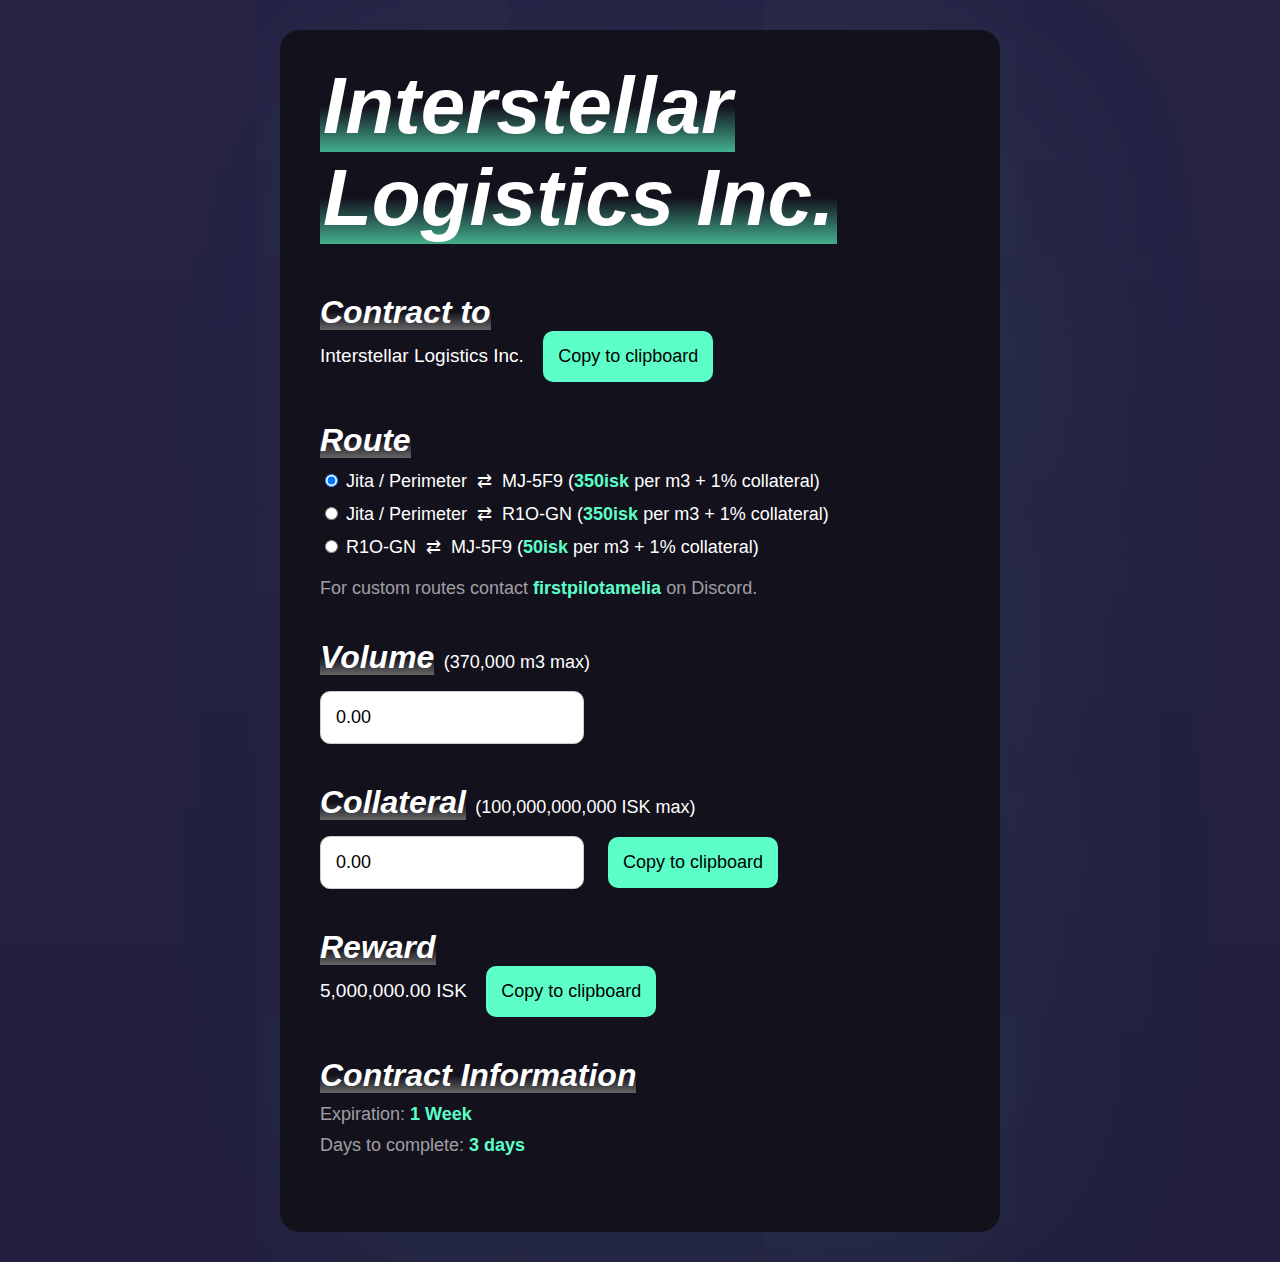
<file: index.html>
<html>

    <head>
        
        <title>Interstellar Logistics</title>
        
        <script src="./js/jquery.min.js"></script>
        <script src="./js/autoNumeric.min.js" type="text/javascript"></script>
        <script src="./js/script.js" type="text/javascript"></script>
        
        <link rel="stylesheet" href="./css/style.css">
        
    </head>
    
    
    <body>
        
        <div class="container">

            <!-- temporary offline -->
            <!--
            <div class="inputContainer">
                <div class="informationContainer">
                    Service is temporarily suspended. Thank you for all the kind support ❤️
                </div>
            </div>
            -->
            
            <div class="title">Interstellar</div>
            <div class="title2">Logistics Inc.</div>

            <div class="inputContainer">
                <div class="header">Contract to</div>
                <div class="informationContainer">
                    <div class="name" id="name">Interstellar Logistics Inc.</div>
                    <div class="copyButton" onclick="copyTextToClipboard('name','nameConfirmation')">Copy to clipboard</div>
                    <div class="copyConfirmation" id="nameConfirmation"></div>
                </div>
            </div>
            
            <div class="inputContainer">
                <div class="header">Route</div>
                <div class="radioContainer">
                    
                    <div class="radio">
                        <input type="radio" name="route" value=350 checked>
                        <label for="route1">Jita / Perimeter &nbsp;&#8644;&nbsp; MJ-5F9 (<b>350isk</b> per m3 + 1% collateral)</label>
                    </div>
                    <div class="radio">
                        <input type="radio" name="route" value=350>
                        <label for="route1">Jita / Perimeter &nbsp;&#8644;&nbsp; R1O-GN (<b>350isk</b> per m3 + 1% collateral)</label>
                    </div>
                    <div class="radio">
                        <input type="radio" name="route" value=50>
                        <label for="route1">R1O-GN &nbsp;&#8644;&nbsp; MJ-5F9 (<b>50isk</b> per m3 + 1% collateral)</label>
                    </div>

                </div>
                <div class="verticalSpacer"></div>
                <div class="informationContainer">
                    <div class="info">For custom routes contact <b>firstpilotamelia</b> on Discord.</div>
                </div>

            </div>
            
            <div class="inputContainer">
                <div class="header">Volume</div>
                <div class="headerExplanation">(370,000 m3 max)</div>
                <div class="informationContainer">
                    <input type="text" id="volume" value="0">
                </div>
            </div>
            
            <div class="inputContainer">
                <div class="header">Collateral</div>
                <div class="headerExplanation">(100,000,000,000 ISK max)</div>
                <div class="informationContainer">
                    <input type="text" id="collateral" value="0">
                    &nbsp;<div class="copyButton" onclick="copyTextToClipboard('collateral','collateralConfirmation')">Copy to clipboard</div>
                    <div class="copyConfirmation" id="collateralConfirmation"></div>
                </div>
            </div>
            
            <div class="inputContainer">
                <div class="header">Reward</div>
                <div class="informationContainer">
                    <div class="reward" id="reward">5,000,000.00 ISK</div>
                    <div class="copyButton" onclick="copyTextToClipboard('reward','rewardConfirmation')">Copy to clipboard</div>
                    <div class="copyConfirmation" id="rewardConfirmation"></div>
                </div>
            </div>
            
            <div class="inputContainer">
                <div class="header">Contract Information</div>
                <div class="informationContainer">
                    <div class="info">Expiration: <b>1 Week</b></div>
                </div>
                <div class="informationContainer">
                    <div class="info">Days to complete: <b>3 days</b></div>
                </div>
                <div class="informationContainer">&nbsp;</div>
                <div class="informationContainer">&nbsp;</div>
                
            </div>

        </div>
        
    </body>

</html>
</file>
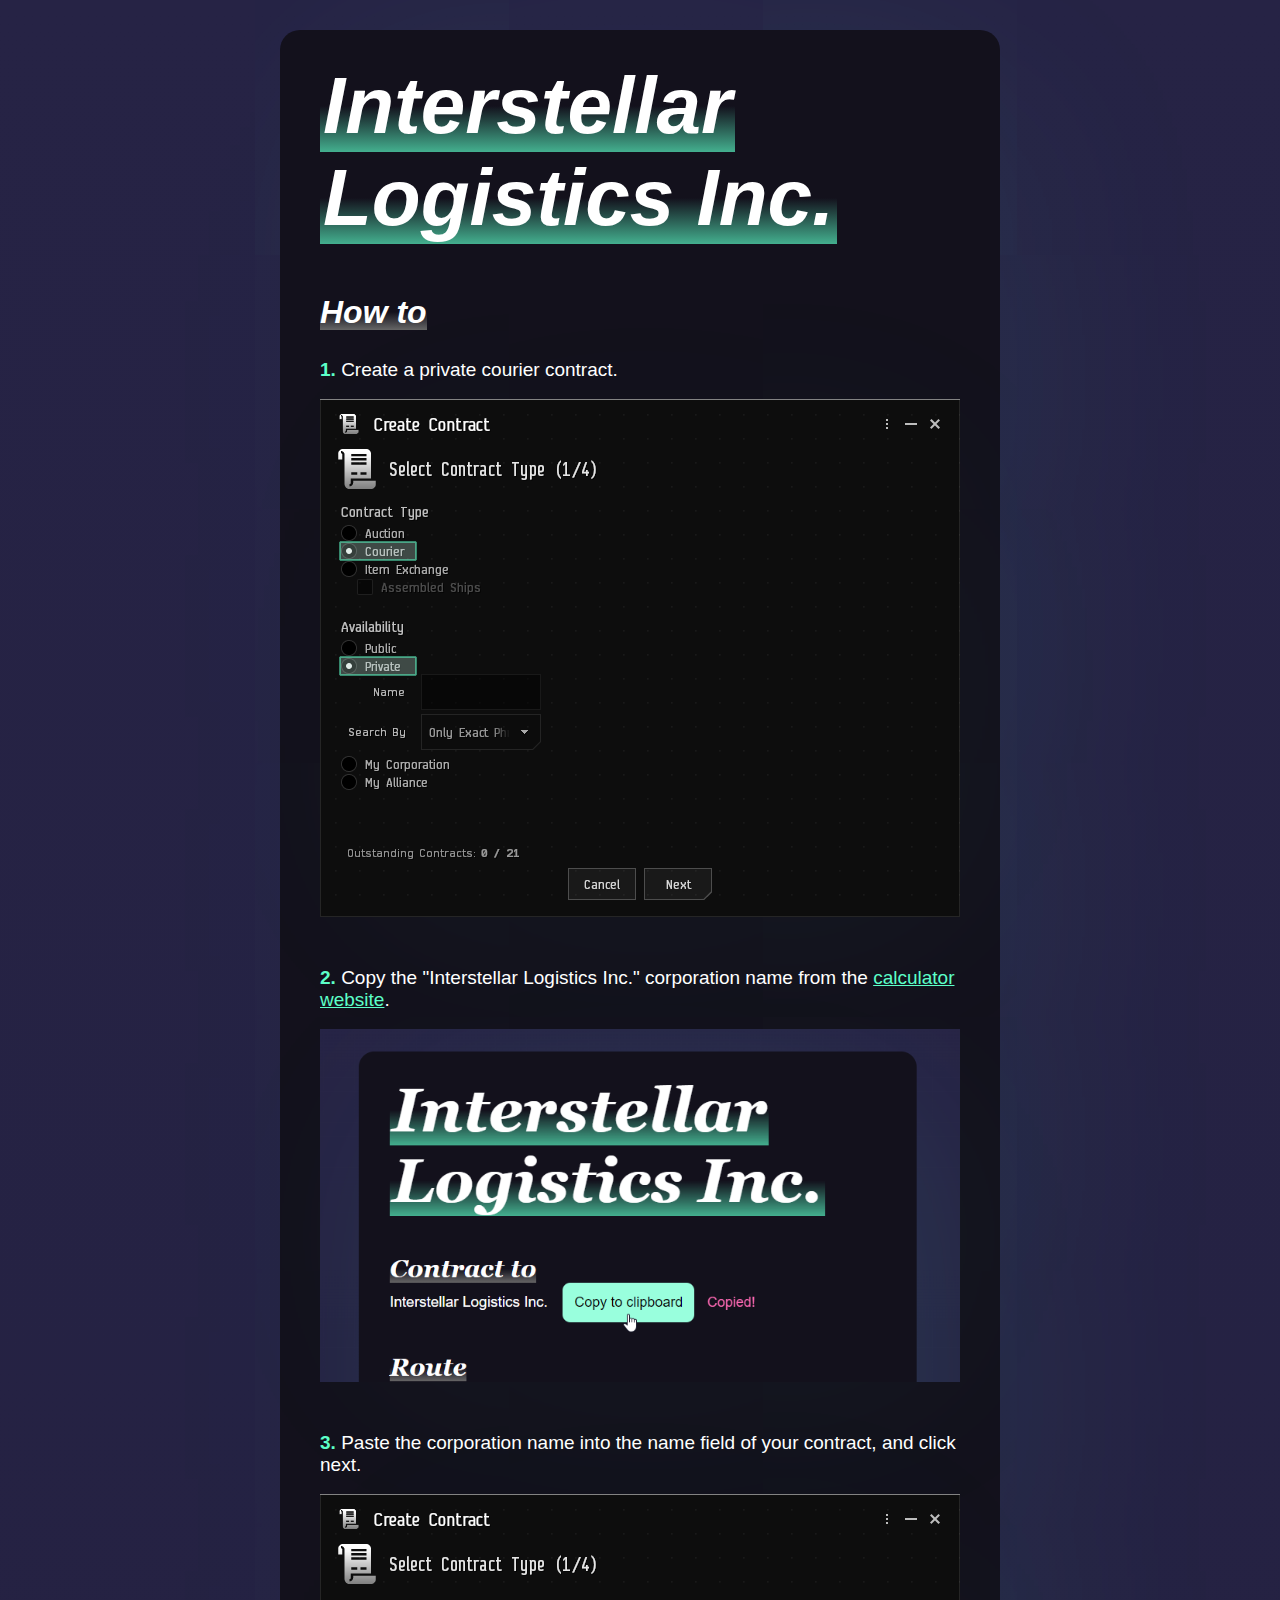
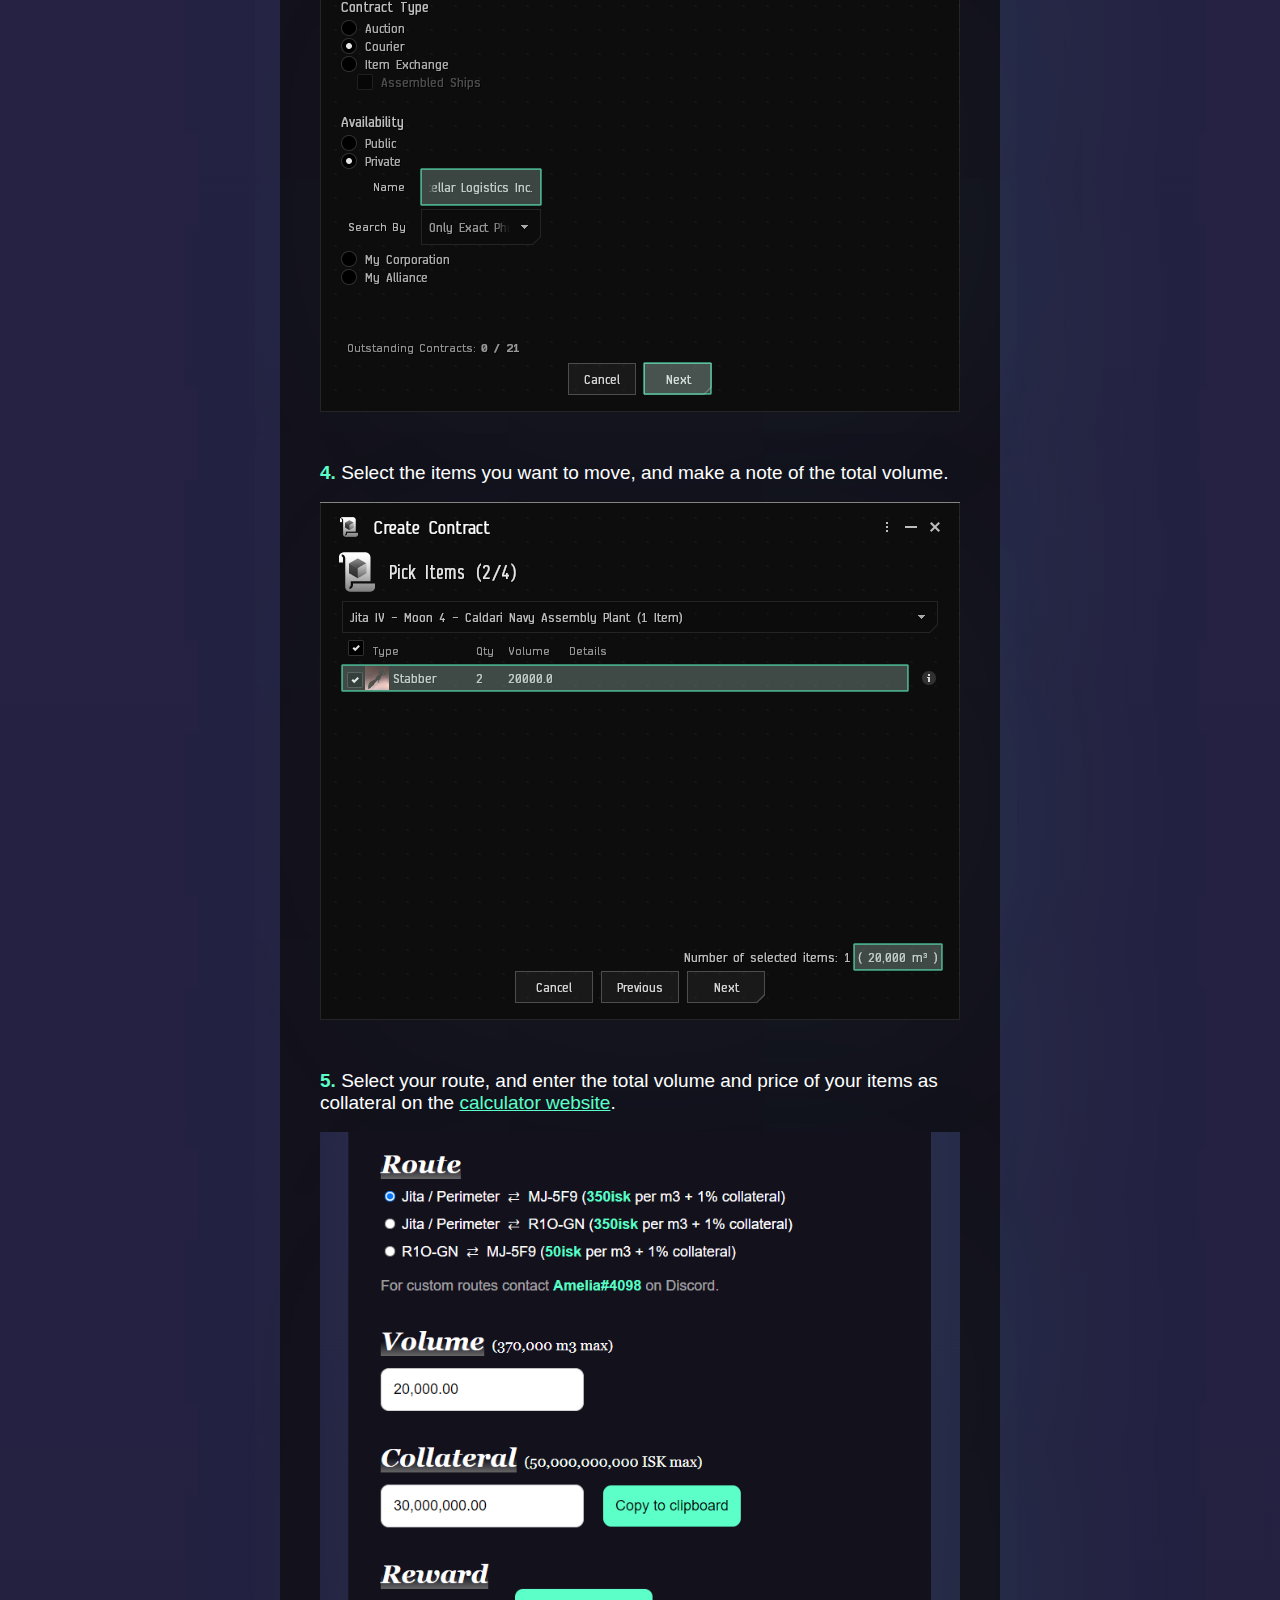
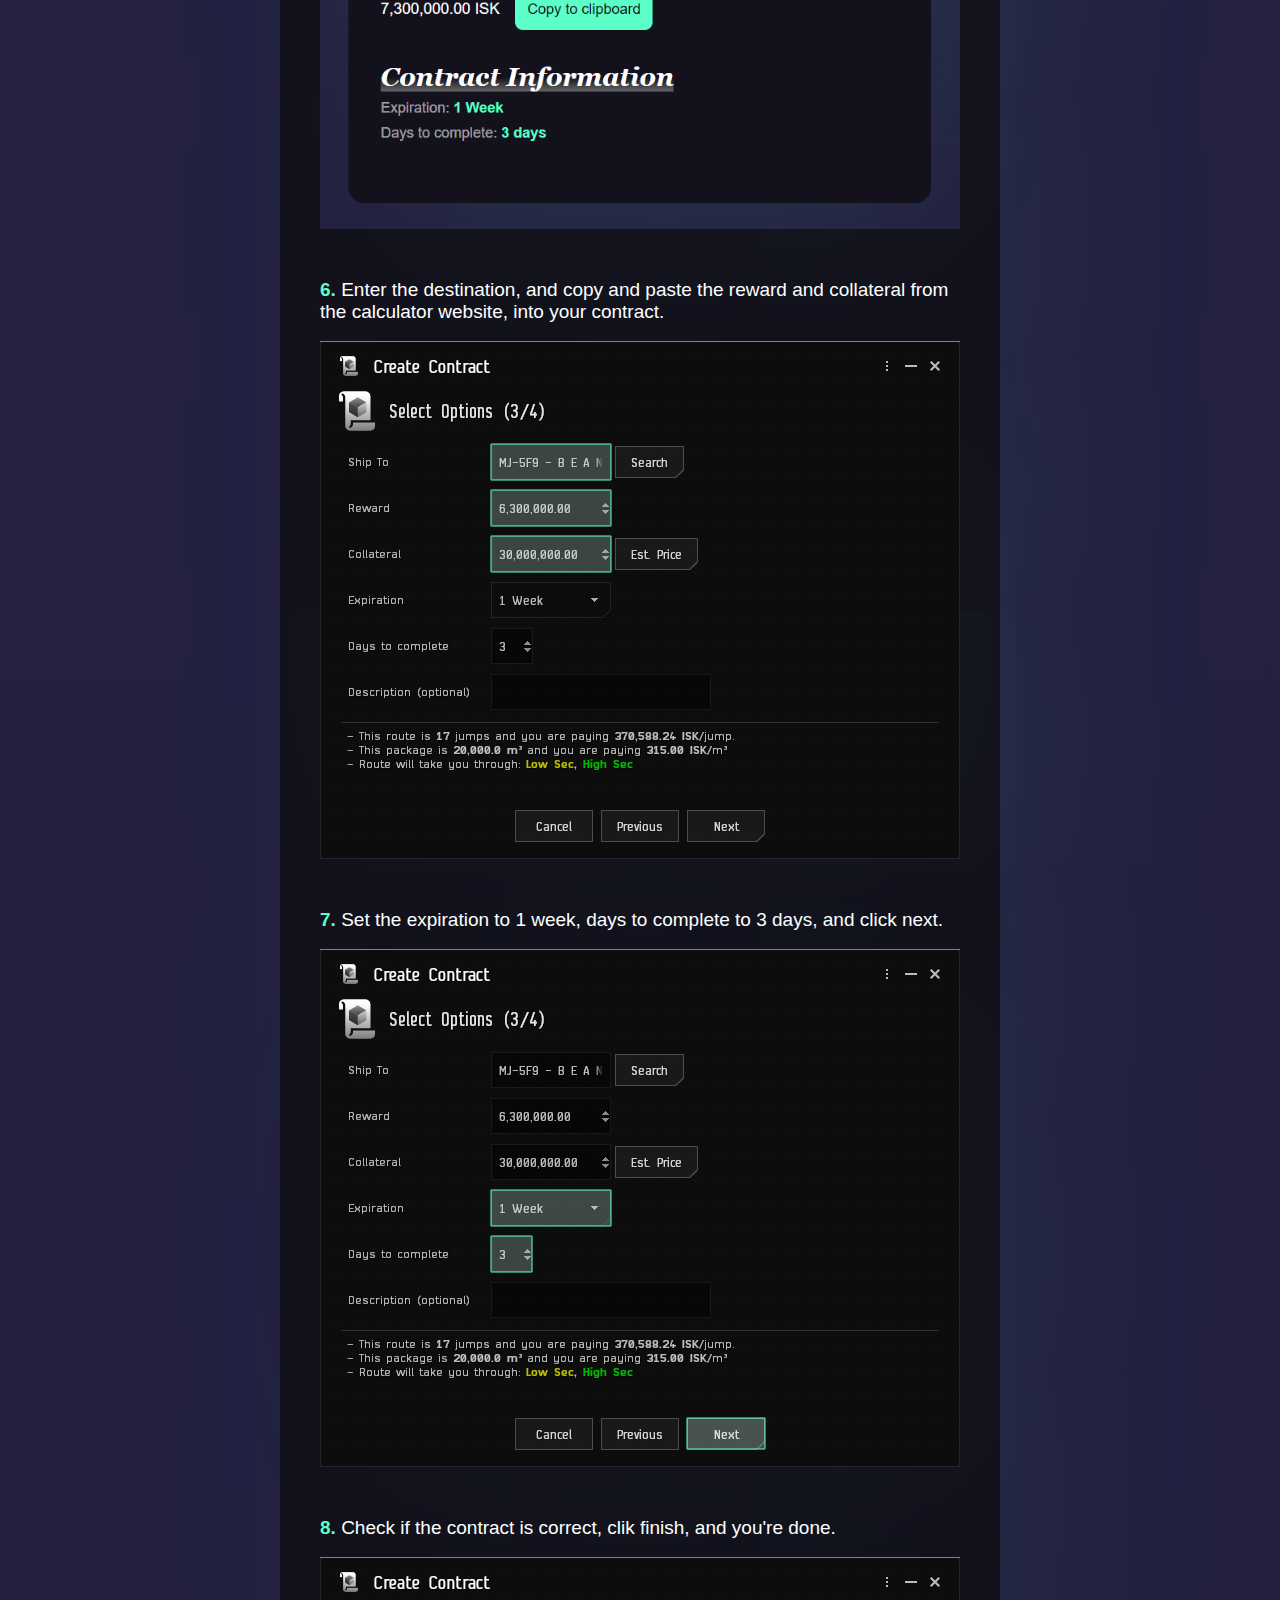
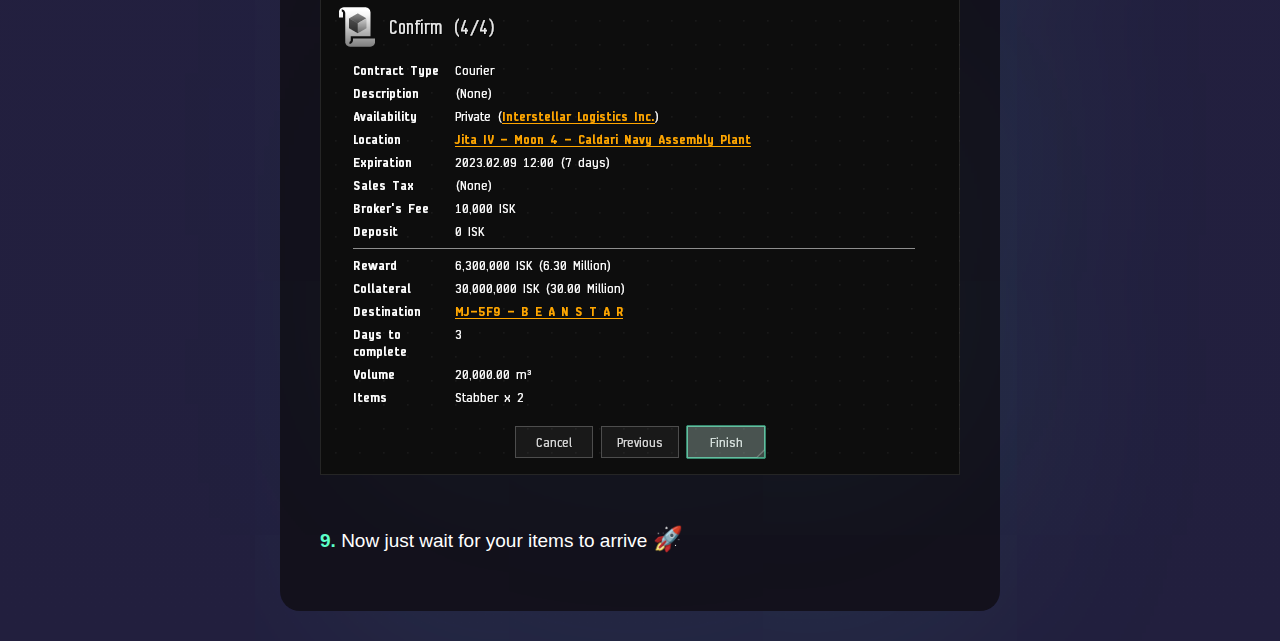
<file: howto/index.html>
<html>

    <head>
        
        <title>Interstellar Logistics - How to</title>
        
        <script src="../js/jquery.min.js"></script>
        <script src="../js/autoNumeric.min.js" type="text/javascript"></script>

        <link rel="stylesheet" href="../css/style.css">

    </head>
    
    
    <body>
        
        <div class="container">
            
            <div class="title">Interstellar</div>
            <div class="title2">Logistics Inc.</div>

            <div class="inputContainer">
                <div class="header">How to</div><br><br>
                <div class="informationContainer">
                    <div class="name" id="name"><b>1.</b> Create a private courier contract.</div><br><br>
                    <img src="../images/howto_01.png"></img>
                </div>
            </div>

            <div class="inputContainer">
                <div class="informationContainer">
                    <div class="name" id="name"><b>2.</b> Copy the "Interstellar Logistics Inc." corporation name from the <a href="https://interstellarlogistics.github.io/" target="_blank">calculator website</a>.</div><br><br>
                    <img src="../images/howto_02.png"></img>
                </div>
            </div>

            <div class="inputContainer">
                <div class="informationContainer">
                    <div class="name" id="name"><b>3.</b> Paste the corporation name into the name field of your contract, and click next.</div><br><br>
                    <img src="../images/howto_03.png"></img>
                </div>
            </div>
            
            <div class="inputContainer">
                <div class="informationContainer">
                    <div class="name" id="name"><b>4.</b> Select the items you want to move, and make a note of the total volume.</div><br><br>
                    <img src="../images/howto_04.png"></img>
                </div>
            </div>

            <div class="inputContainer">
                <div class="informationContainer">
                    <div class="name" id="name"><b>5.</b> Select your route, and enter the total volume and price of your items as collateral on the <a href="https://interstellarlogistics.github.io/" target="_blank">calculator website</a>.</div><br><br>
                    <img src="../images/howto_05.png"></img>
                </div>
            </div>

            <div class="inputContainer">
                <div class="informationContainer">
                    <div class="name" id="name"><b>6.</b> Enter the destination, and copy and paste the reward and collateral from the calculator website, into your contract. </div><br><br>
                    <img src="../images/howto_06.png"></img>
                </div>
            </div>

            <div class="inputContainer">
                <div class="informationContainer">
                    <div class="name" id="name"><b>7.</b> Set the expiration to 1 week, days to complete to 3 days, and click next.</div><br><br>
                    <img src="../images/howto_07.png"></img>
                </div>
            </div>

            <div class="inputContainer">
                <div class="informationContainer">
                    <div class="name" id="name"><b>8.</b> Check if the contract is correct, clik finish, and you're done.</div><br><br>
                    <img src="../images/howto_08.png"></img>
                </div>
            </div>

            <div class="inputContainer">
                <div class="informationContainer">
                    <div class="name" id="name"><b>9.</b> Now just wait for your items to arrive <div class="smiley">&#x1F680;</div></div><br><br>
                </div>
            </div>

        </div>
        
    </body>

</html>
</file>
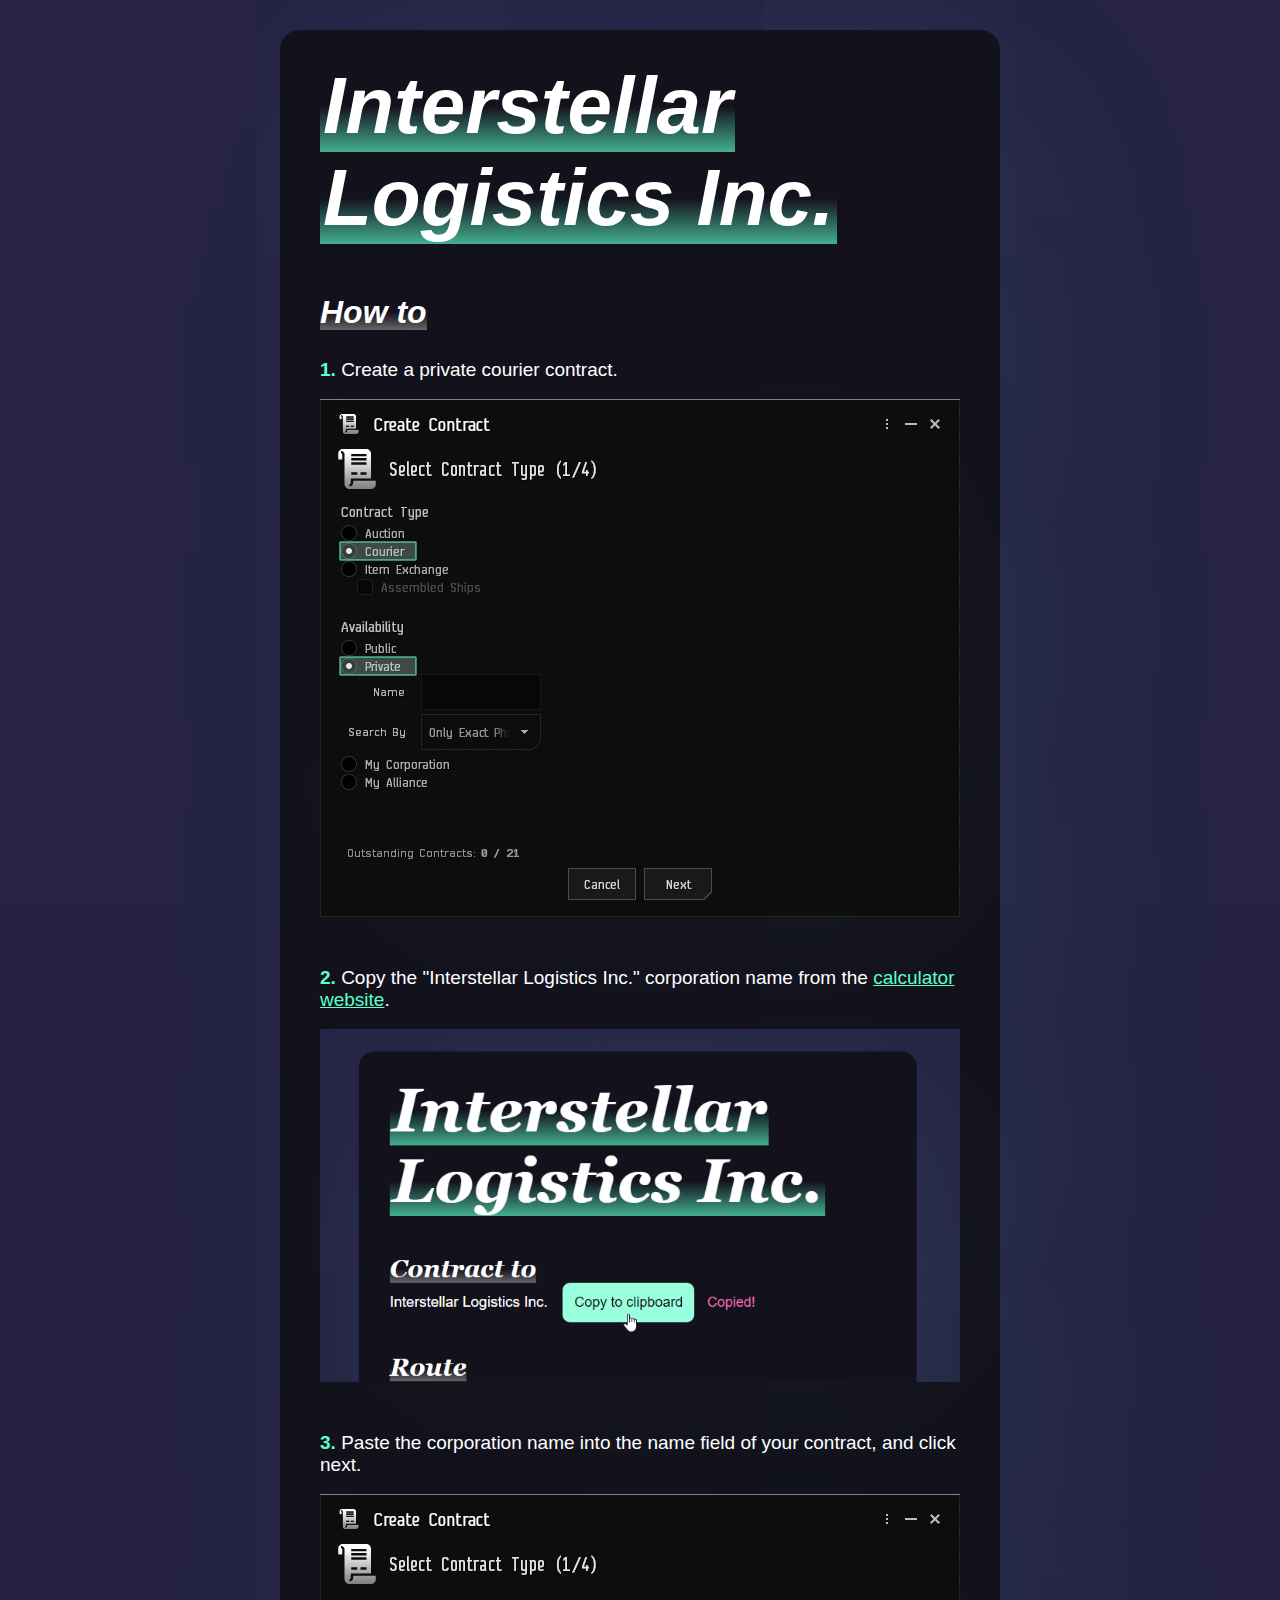
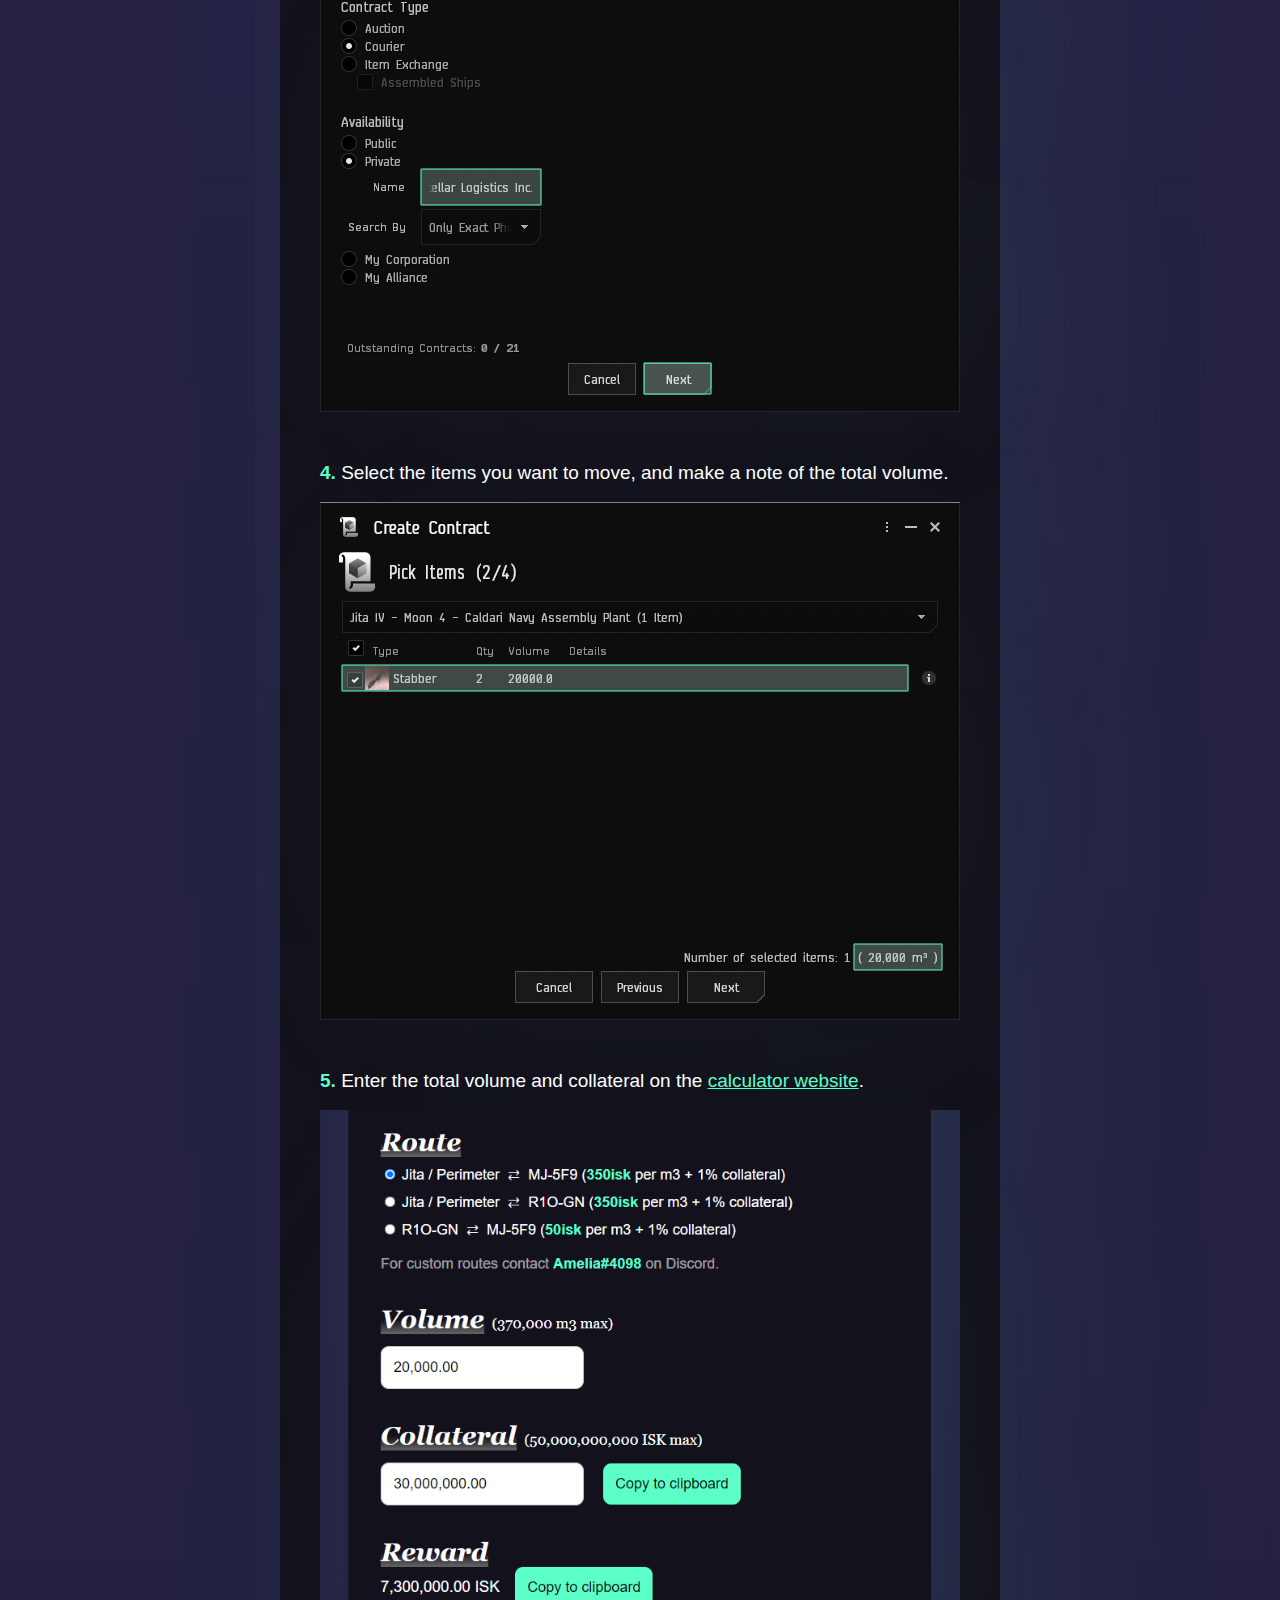
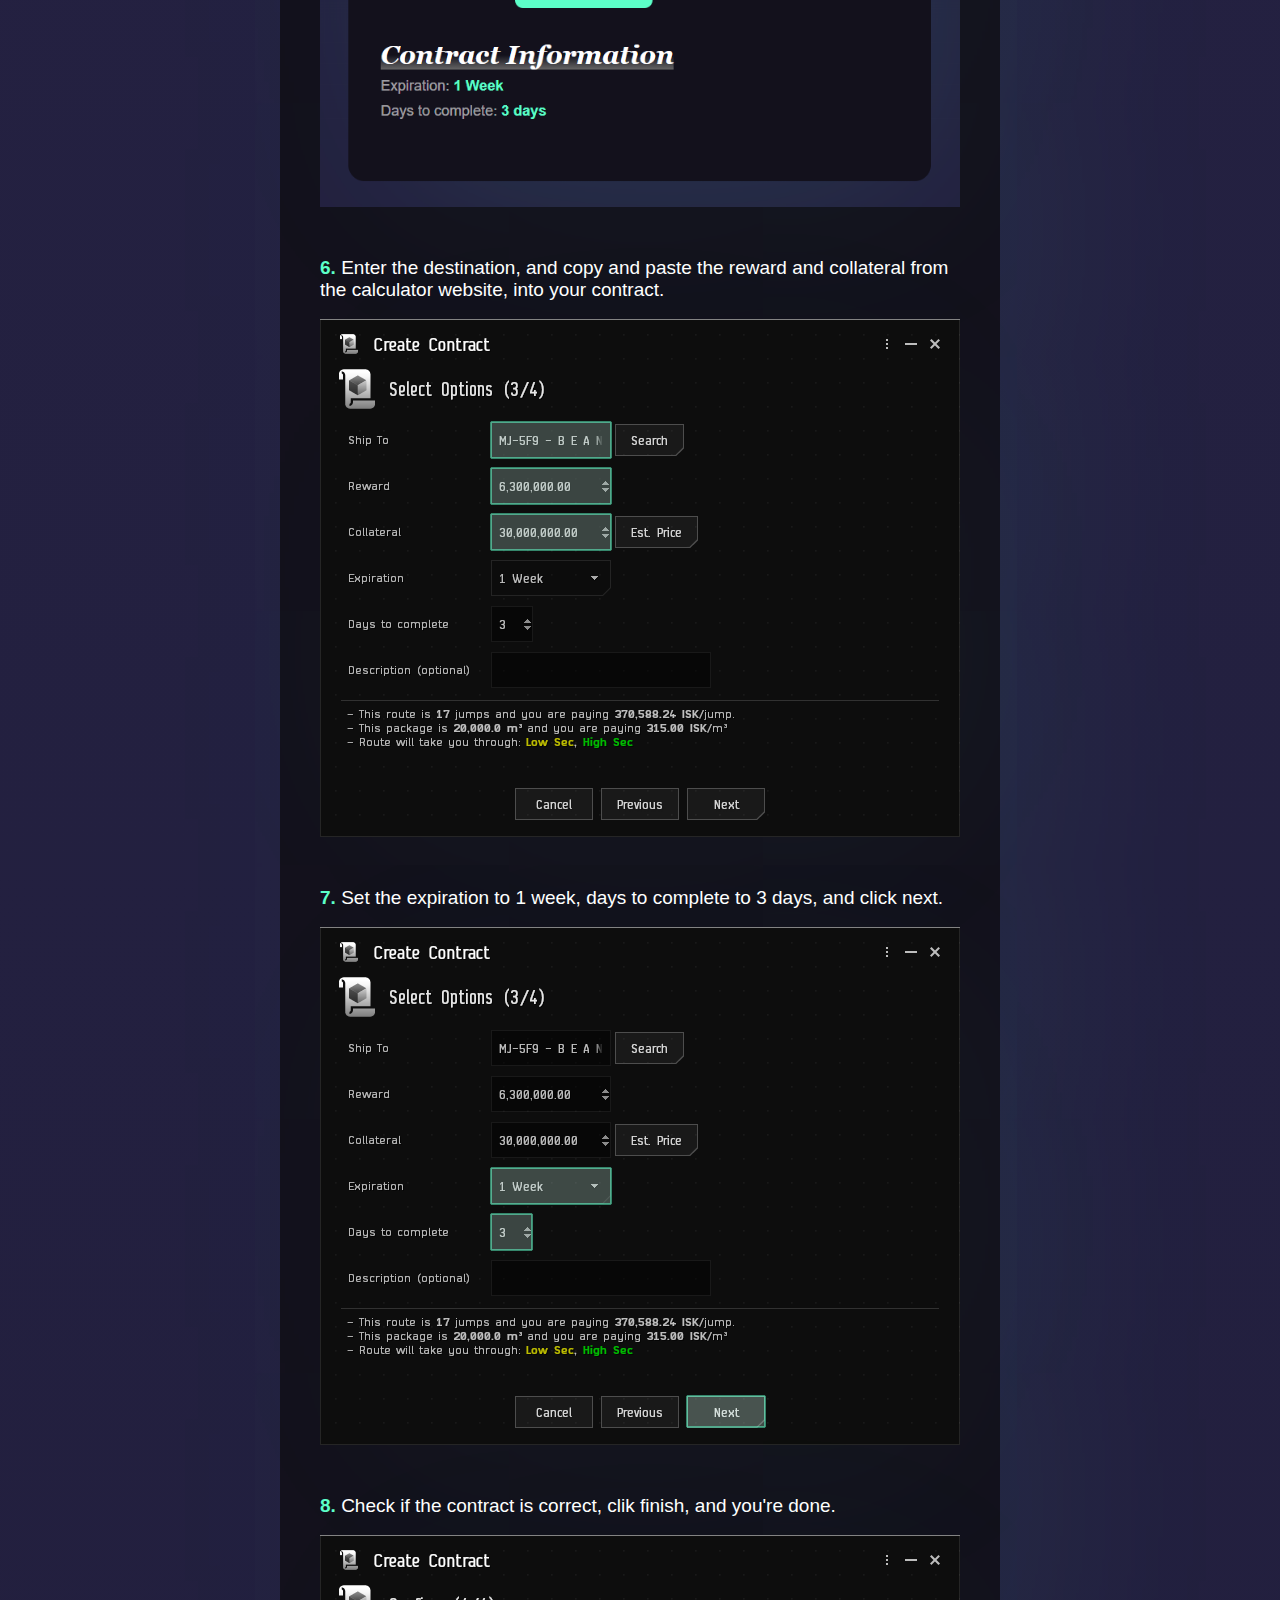
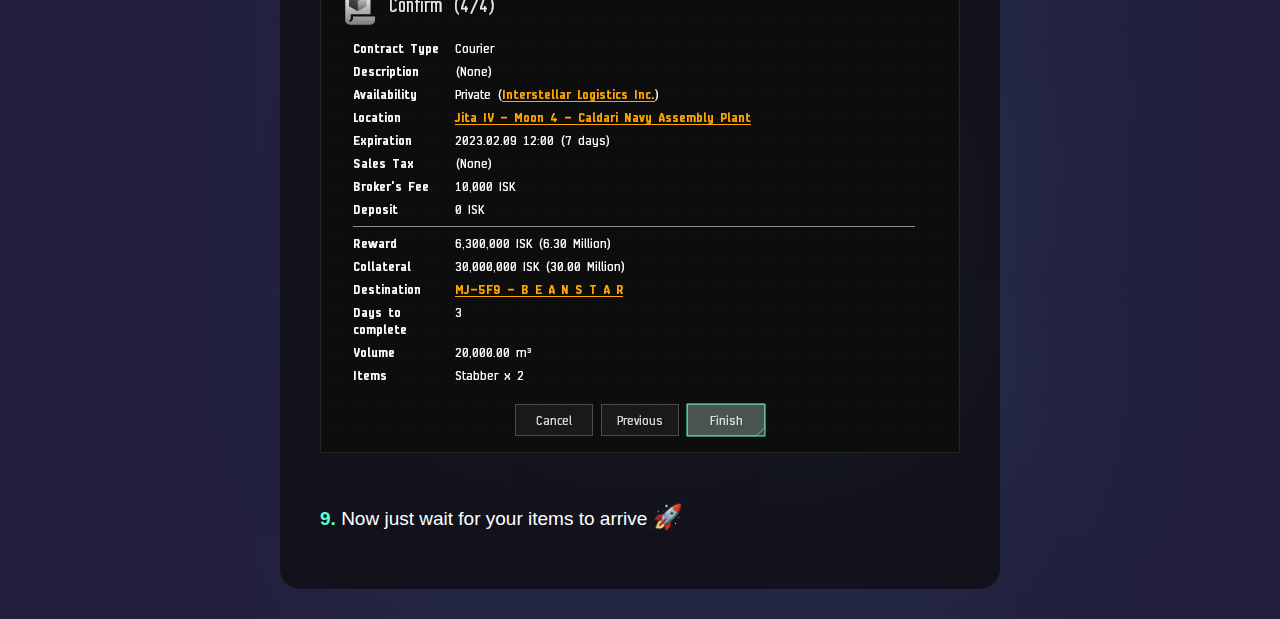
<file: howto.html>
<html>

    <head>
        
        <title>Interstellar Logistics</title>
        
        <script src="./js/jquery.min.js"></script>
        <script src="./js/autoNumeric.min.js" type="text/javascript"></script>

        <link rel="stylesheet" href="./css/style.css">

    </head>
    
    
    <body>
        
        <div class="container">
            
            <div class="title">Interstellar</div>
            <div class="title2">Logistics Inc.</div>

            <div class="inputContainer">
                <div class="header">How to</div><br><br>
                <div class="informationContainer">
                    <div class="name" id="name"><b>1.</b> Create a private courier contract.</div><br><br>
                    <img src="./images/howto_01.png"></img>
                </div>
            </div>

            <div class="inputContainer">
                <div class="informationContainer">
                    <div class="name" id="name"><b>2.</b> Copy the "Interstellar Logistics Inc." corporation name from the <a href="https://interstellarlogistics.github.io/" target="_blank">calculator website</a>.</div><br><br>
                    <img src="./images/howto_02.png"></img>
                </div>
            </div>

            <div class="inputContainer">
                <div class="informationContainer">
                    <div class="name" id="name"><b>3.</b> Paste the corporation name into the name field of your contract, and click next.</div><br><br>
                    <img src="./images/howto_03.png"></img>
                </div>
            </div>
            
            <div class="inputContainer">
                <div class="informationContainer">
                    <div class="name" id="name"><b>4.</b> Select the items you want to move, and make a note of the total volume.</div><br><br>
                    <img src="./images/howto_04.png"></img>
                </div>
            </div>

            <div class="inputContainer">
                <div class="informationContainer">
                    <div class="name" id="name"><b>5.</b> Enter the total volume and collateral on the <a href="https://interstellarlogistics.github.io/" target="_blank">calculator website</a>.</div><br><br>
                    <img src="./images/howto_05.png"></img>
                </div>
            </div>

            <div class="inputContainer">
                <div class="informationContainer">
                    <div class="name" id="name"><b>6.</b> Enter the destination, and copy and paste the reward and collateral from the calculator website, into your contract. </div><br><br>
                    <img src="./images/howto_06.png"></img>
                </div>
            </div>

            <div class="inputContainer">
                <div class="informationContainer">
                    <div class="name" id="name"><b>7.</b> Set the expiration to 1 week, days to complete to 3 days, and click next.</div><br><br>
                    <img src="./images/howto_07.png"></img>
                </div>
            </div>

            <div class="inputContainer">
                <div class="informationContainer">
                    <div class="name" id="name"><b>8.</b> Check if the contract is correct, clik finish, and you're done.</div><br><br>
                    <img src="./images/howto_08.png"></img>
                </div>
            </div>

            <div class="inputContainer">
                <div class="informationContainer">
                    <div class="name" id="name"><b>9.</b> Now just wait for your items to arrive <div class="smiley">&#x1F680;</div></div><br><br>
                </div>
            </div>

        </div>
        
    </body>

</html>
</file>
<file: css/style.css>
* {
    font-family: sans-serif;
    color: white;
}

body {
    background-color: #221f3e;
    background: linear-gradient(to top, #221f3e 0%, #262345 100%);
}

img {
    width: 100%;
    object-fit: contain;
    box-shadow: 30px 30px 250px -50px #5cffc811;
}

.container {
    display: block;
    width: 680px;
    margin: 30px auto;
    padding: 20px;
    border-radius: 20px;
    background-color: #13111c;
    box-shadow: 30px 30px 250px -50px #5cffc822;
}

.title {
    display: inline-block;
    background: linear-gradient(to top, #5cffc8aa 0%, transparent 50%);
    margin: 10px 20px 0px 20px;
    padding: 0px 3px;
    font-family: "Georgia", Georgia, sans-serif;
    font-size: 80px;
    font-style: italic;
    font-weight: 600;
}

.title2 {
    display: inline-block;
    background: linear-gradient(to top, #5cffc8aa 0%, transparent 50%);
    margin: 0px 20px 30px 20px;
    padding: 0px 3px;
    font-family: "Georgia", Georgia, sans-serif;
    font-size: 80px;
    font-style: italic;
    font-weight: 600;
}

.copyright {
    display: inline;
    font-size: 20px;
    vertical-align: text-top;
    line-height: 3em;

}

.inputContainer {
    display: block;
    padding: 20px;
}

.header {
    display: inline;
    background: linear-gradient(to top, #666 0%, transparent 50%);
    font-family: "Georgia", Georgia, sans-serif;
    font-size: 32px;
    font-style: italic;
    font-weight: 600;
}

.headerExplanation {
    display: inline;
    margin-left: 5px;
    font-family: "Georgia", Georgia, sans-serif;
    font-size: 18px;
}

.informationContainer {
    display: block;
}

input {
    border: 1px solid #CCC;
    border-radius: 10px;
    padding: 15px;
    font-size: 18px;
    margin-top: 15px;
    color: black;
}

input:focus {
    outline: none !important;
    border-color: #000;
}

.radioContainer {
    display: block;
    margin-top: 0px;
}

.radio {
    display: block;
    font-size: 18px;
}

.name {
    display: inline-block;
    font-size: 19px;
    margin-top: 10px;
}

.reward {
    display: inline-block;
    font-size: 19px;
    margin-top: 10px;
}

.info {
    display: inline-block;
    font-size: 18px;
    margin-top: 10px;
    color: #fff9;
}

.copyButton {
    user-select: none;
    -moz-user-select: none;
    -khtml-user-select: none;
    -webkit-user-select: none;
    -o-user-select: none;
    font-size: 18px;
    cursor: pointer;
    display: inline-block;
    background-color: #5cffc8;
    color: black;
    padding: 15px;
    border-radius: 10px;
    margin-left: 15px;
}

.copyButton:hover {
    background-color: #99ffdd;
}

.copyButton:active {
    background-color: #d5fff1;
}

.copyConfirmation {
    display: inline-block;
    margin-left: 12px;
    font-size: 18px;
    color: hotpink;
    animation: fadeOut 1s forwards;
    animation-delay: 1.0s;
}

.verticalSpacer {
    display: block;
    height: 10px;
}

@keyframes fadeOut {
    from {opacity: 1;}
    to {opacity: 0;}
}

label b {
    color: #5cffc8;
}

div b {
    color: #5cffc8;
}

div a {
    color: #5cffc8;
}

.smiley {
    display: inline;
    font-size: 24px;
}
</file>
